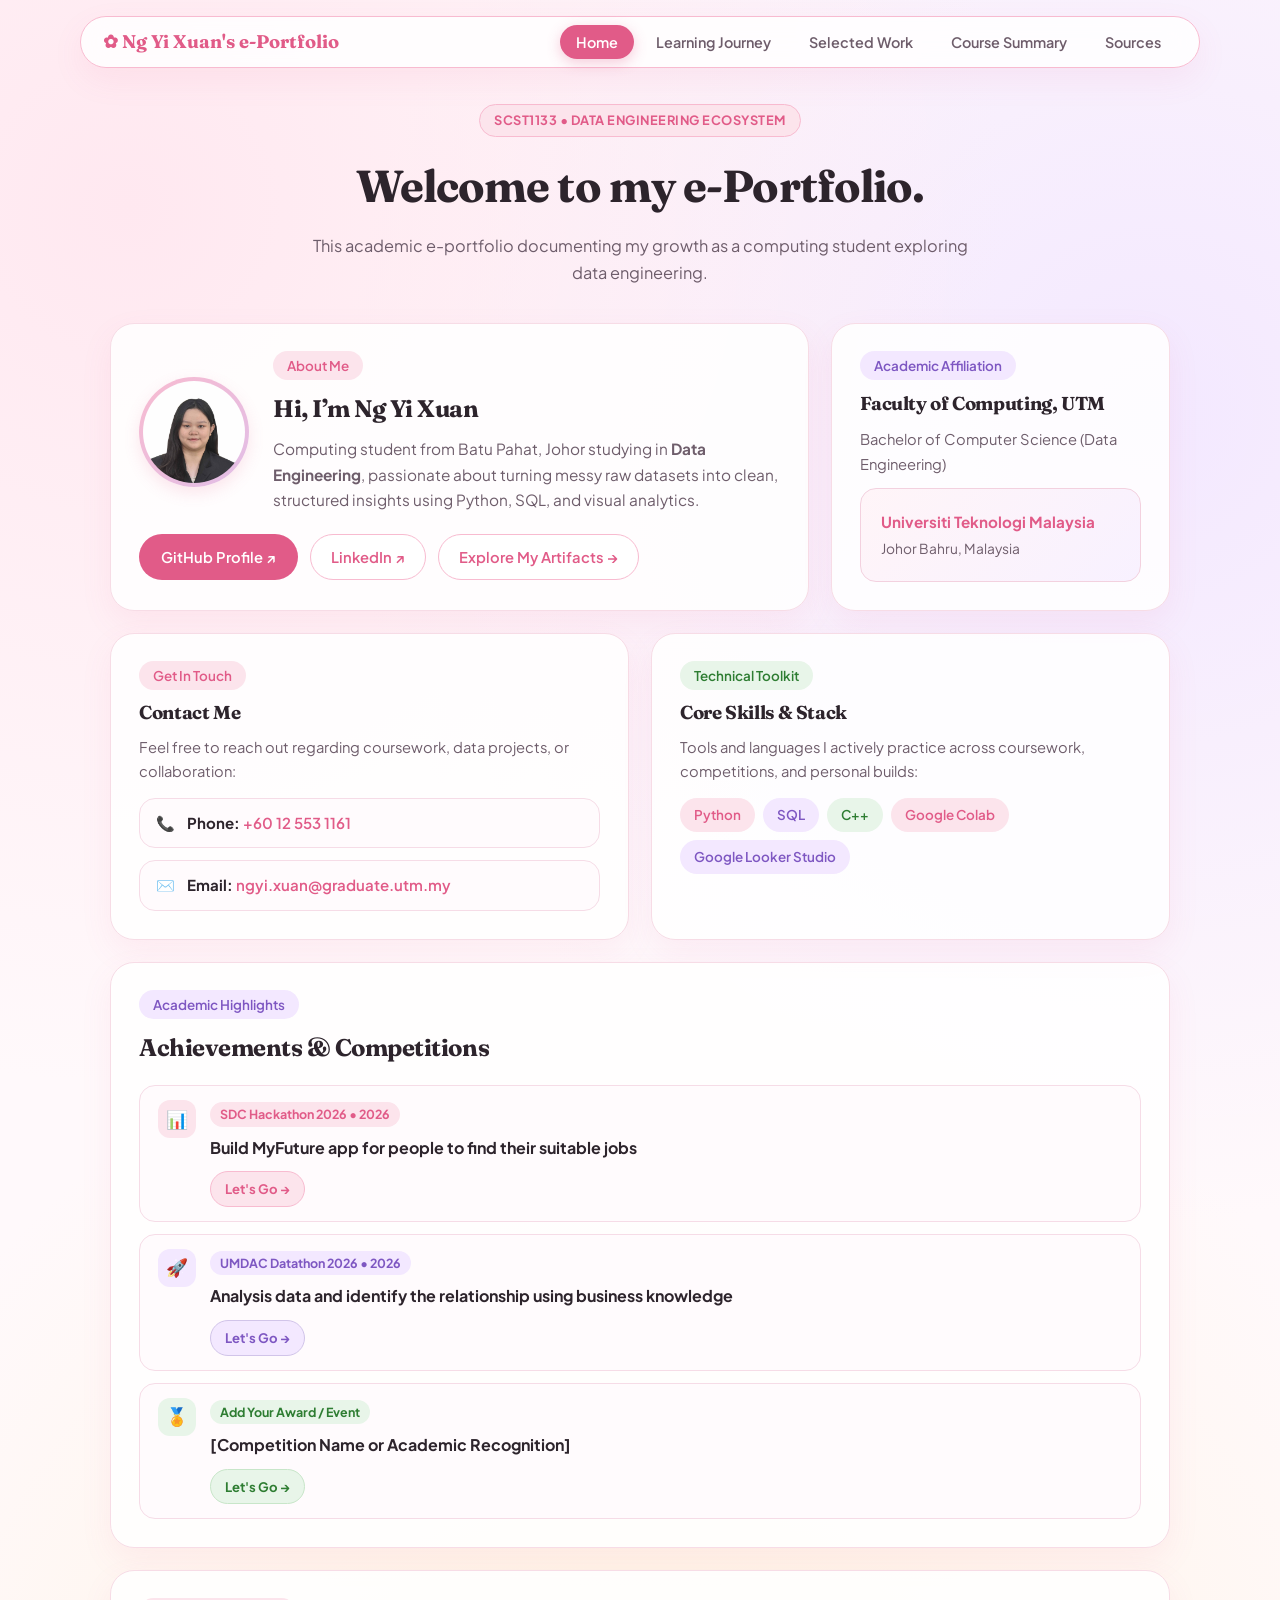
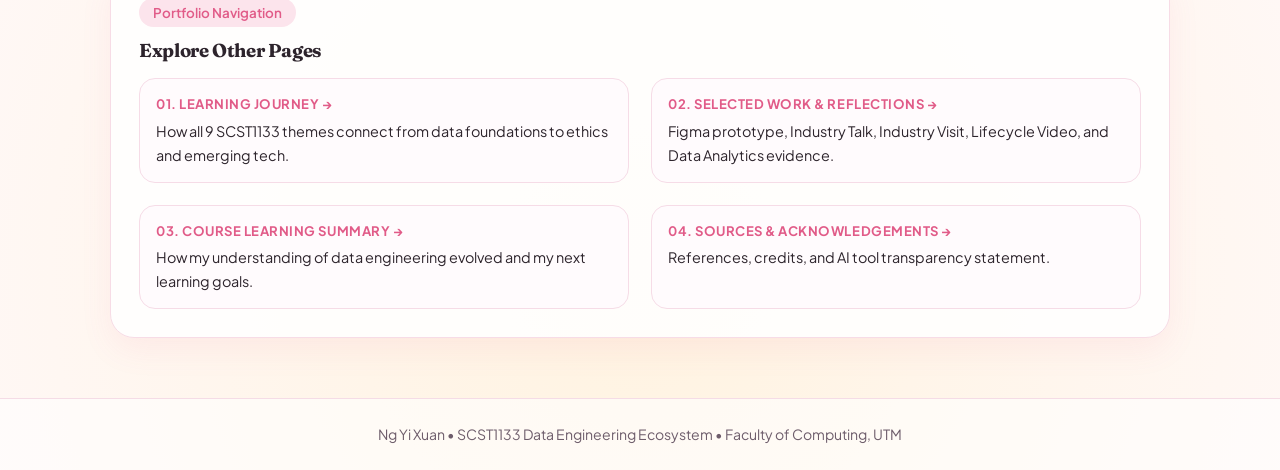
<file: index.html>
<!DOCTYPE html>
<html lang="en">
<head>
  <meta charset="UTF-8" />
  <meta name="viewport" content="width=device-width, initial-scale=1.0" />
  <title>Home | Ng Yi Xuan's e-Portfolio</title>
  <link rel="stylesheet" href="style.css" />
</head>
<body>

  <!-- Top Multi-Page Navigation -->
  <nav class="navbar">
    <a href="index.html" class="brand">✿ Ng Yi Xuan's e-Portfolio</a>
    <ul class="nav-links">
      <li><a href="index.html" class="active">Home</a></li>
      <li><a href="journey.html">Learning Journey</a></li>
      <li><a href="artifacts.html">Selected Work</a></li>
      <li><a href="summary.html">Course Summary</a></li>
      <li><a href="sources.html">Sources</a></li>
    </ul>
  </nav>

  <main class="container">
    <header class="page-header">
      <span class="badge-pill">SCST1133 • Data Engineering Ecosystem</span>
      <h1>Welcome to my e-Portfolio.</h1>
      <p>This academic e-portfolio documenting my growth as a computing student exploring data engineering.</p>
    </header>

    <section class="bento-grid">
      <!-- Intro & Profile Photo Card -->
      <div class="card span-8">
        <div class="intro-flex">
          <div class="profile-photo-wrap">
            <img src="images/rsz_dsc_2686mm.jpg" alt="Profile photo of Ng Yi Xuan" />
          </div>
          <div style="flex: 1; min-width: 240px;">
            <span class="tag rose">About Me</span>
            <h2 style="margin: 10px 0 8px;">Hi, I’m Ng Yi Xuan</h2>
            <p style="color: var(--text-muted); font-size: 0.96rem;">
              Computing student from Batu Pahat, Johor studying in <strong>Data Engineering</strong>, passionate about turning messy raw datasets into clean, structured insights using Python, SQL, and visual analytics.
            </p>
          </div>
        </div>

        <div style="display: flex; gap: 12px; flex-wrap: wrap; margin-top: 22px;">
          <a href="https://github.com/yixuanng26" target="_blank" rel="noopener" class="btn-primary">
            GitHub Profile ↗
          </a>
          <a href="https://www.linkedin.com/in/ng-yi-xuan-930548442/" target="_blank" rel="noopener" class="btn-outline">
            LinkedIn ↗
          </a>
          <a href="artifacts.html" class="btn-outline">
            Explore My Artifacts →
          </a>
        </div>
      </div>

      <!-- Text-Only Faculty of Computing, UTM Column (No UTM Photo) -->
      <div class="card span-4" style="display: flex; flex-direction: column; justify-content: space-between;">
        <div>
          <span class="tag">Academic Affiliation</span>
          <h3 style="margin: 10px 0 8px;">Faculty of Computing, UTM</h3>
          <p style="color: var(--text-muted); font-size: 0.92rem;">
            Bachelor of Computer Science (Data Engineering)
          </p>
        </div>
        <div class="affiliation-box">
          <p style="font-weight: 700; color: var(--rose-primary); font-size: 0.95rem;">
            Universiti Teknologi Malaysia
          </p>
          <p style="font-size: 0.86rem; color: var(--text-muted); margin-top: 4px;">
            Johor Bahru, Malaysia
          </p>
        </div>
      </div>

      <!-- Contact Me Column -->
      <div class="card span-6">
        <span class="tag rose">Get In Touch</span>
        <h3 style="margin: 10px 0 6px;">Contact Me</h3>
        <p style="color: var(--text-muted); font-size: 0.92rem;">
          Feel free to reach out regarding coursework, data projects, or collaboration:
        </p>
        <ul class="contact-list">
          <li class="contact-item">
            <span>📞</span>
            <div>
              <strong>Phone:</strong>
              <a href="tel:+60125531161">+60 12 553 1161</a>
            </div>
          </li>
          <li class="contact-item">
            <span>✉️</span>
            <div>
              <strong>Email:</strong>
              <a href="mailto:ngyi.xuan@graduate.utm.my">ngyi.xuan@graduate.utm.my</a>
            </div>
          </li>
        </ul>
      </div>

      <!-- Technical Skills & Interests -->
      <div class="card span-6">
        <span class="tag sage">Technical Toolkit</span>
        <h3 style="margin: 10px 0 6px;">Core Skills &amp; Stack</h3>
        <p style="color: var(--text-muted); font-size: 0.92rem;">
          Tools and languages I actively practice across coursework, competitions, and personal builds:
        </p>
        <div class="skill-tags">
          <span class="tag rose">Python</span>
          <span class="tag">SQL</span>
          <span class="tag sage">C++</span>
          <span class="tag rose">Google Colab</span>
          <span class="tag">Google Looker Studio</span>
        </div>
      </div>

      <!-- Achievements & Competitions Column -->
      <div class="card span-12">
        <div style="display: flex; justify-content: space-between; align-items: center; flex-wrap: wrap; gap: 8px;">
          <div>
            <span class="tag">Academic Highlights</span>
            <h2 style="margin: 10px 0 4px;">Achievements &amp; Competitions</h2>
          </div>
        </div>

        <ul class="achievement-list">
          <!-- Item 1: SDC Hackathon -->
          <li class="achievement-item">
            <div class="achievement-icon">📊</div>
            <div style="flex: 1;">
              <span class="achievement-meta">SDC Hackathon 2026 • 2026</span>
              <h4 style="font-size: 1rem; margin: 4px 0 2px;">Build MyFuture app for people to find their suitable jobs</h4>
              <div class="achievement-action-row">
                <!-- Replace href with your actual SDC Hackathon project/repo link -->
                <a href="https://github.com/yixuanng26/myfuture" target="_blank" rel="noopener" class="btn-lets-go">
                  Let's Go →
                </a>
              </div>
            </div>
          </li>

          <!-- Item 2: UMDAC Datathon -->
          <li class="achievement-item">
            <div class="achievement-icon lavender">🚀</div>
            <div style="flex: 1;">
              <span class="achievement-meta" style="background: var(--lavender-soft); color: var(--lavender-text);">UMDAC Datathon 2026 • 2026</span>
              <h4 style="font-size: 1rem; margin: 4px 0 2px;">Analysis data and identify the relationship using business knowledge</h4>
              <div class="achievement-action-row">
                <!-- Replace href with your actual UMDAC Datathon link -->
                <a href="https://github.com/yixuanng26" target="_blank" rel="noopener" class="btn-lets-go lavender">
                  Let's Go →
                </a>
              </div>
            </div>
          </li>

          <!-- Item 3: Add Your Award / Event -->
          <li class="achievement-item">
            <div class="achievement-icon sage">🏅</div>
            <div style="flex: 1;">
              <span class="achievement-meta" style="background: var(--sage-soft); color: var(--sage-text);">Add Your Award / Event</span>
              <h4 style="font-size: 1rem; margin: 4px 0 2px;">[Competition Name or Academic Recognition]</h4>
              <div class="achievement-action-row">
                <!-- Replace href with your certificate or event link -->
                <a href="#" target="_blank" rel="noopener" class="btn-lets-go sage">
                  Let's Go →
                </a>
              </div>
            </div>
          </li>
        </ul>
      </div>

      <!-- Portfolio Map -->
      <div class="card span-12">
        <span class="tag rose">Portfolio Navigation</span>
        <h3 style="margin: 10px 0;">Explore Other Pages</h3>
        <div class="bento-grid" style="margin-top: 12px;">
          <div class="ref-box span-6">
            <h4><a href="journey.html" style="color: var(--rose-primary); text-decoration: none;">01. Learning Journey →</a></h4>
            <p>How all 9 SCST1133 themes connect from data foundations to ethics and emerging tech.</p>
          </div>
          <div class="ref-box span-6">
            <h4><a href="artifacts.html" style="color: var(--rose-primary); text-decoration: none;">02. Selected Work &amp; Reflections →</a></h4>
            <p>Figma prototype, Industry Talk, Industry Visit, Lifecycle Video, and Data Analytics evidence.</p>
          </div>
          <div class="ref-box span-6">
            <h4><a href="summary.html" style="color: var(--rose-primary); text-decoration: none;">03. Course Learning Summary →</a></h4>
            <p>How my understanding of data engineering evolved and my next learning goals.</p>
          </div>
          <div class="ref-box span-6">
            <h4><a href="sources.html" style="color: var(--rose-primary); text-decoration: none;">04. Sources &amp; Acknowledgements →</a></h4>
            <p>References, credits, and AI tool transparency statement.</p>
          </div>
        </div>
      </div>
    </section>
  </main>

  <footer>
    Ng Yi Xuan • SCST1133 Data Engineering Ecosystem • Faculty of Computing, UTM
  </footer>

</body>
</html>
</file>
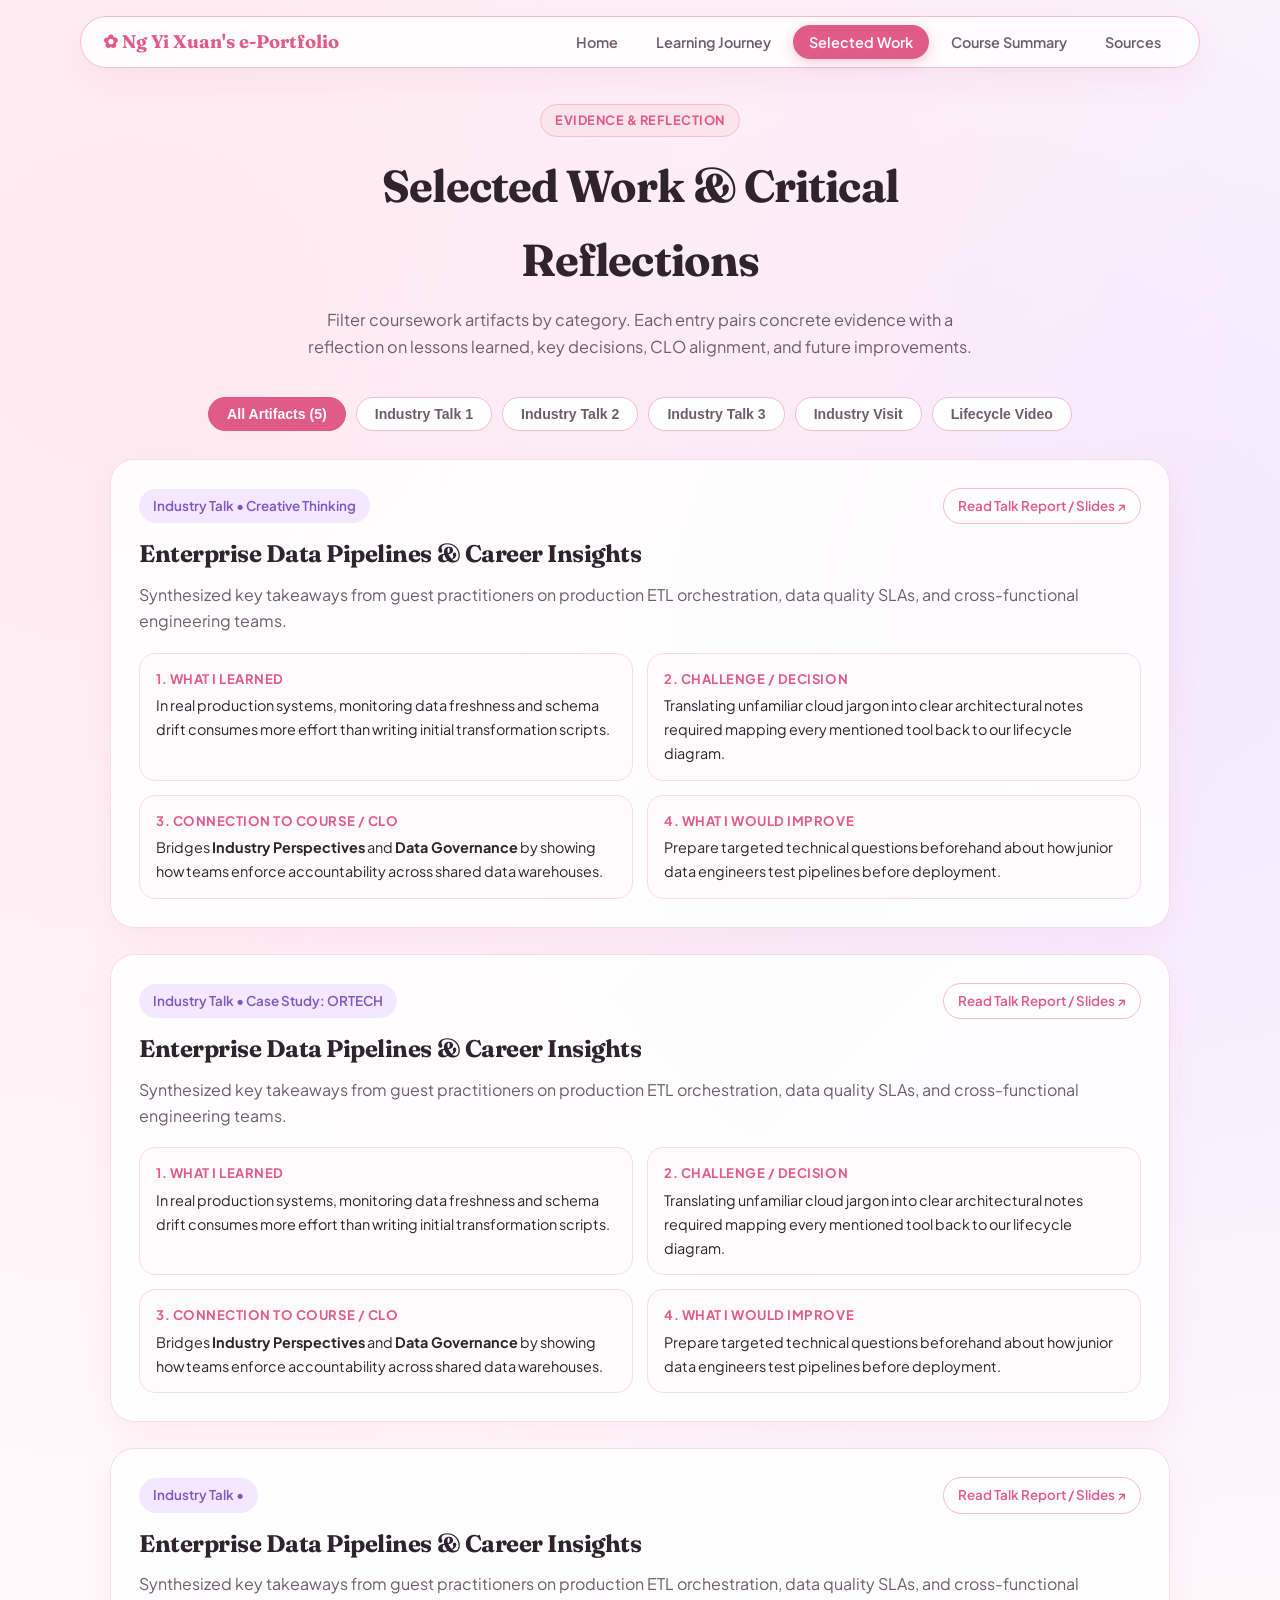
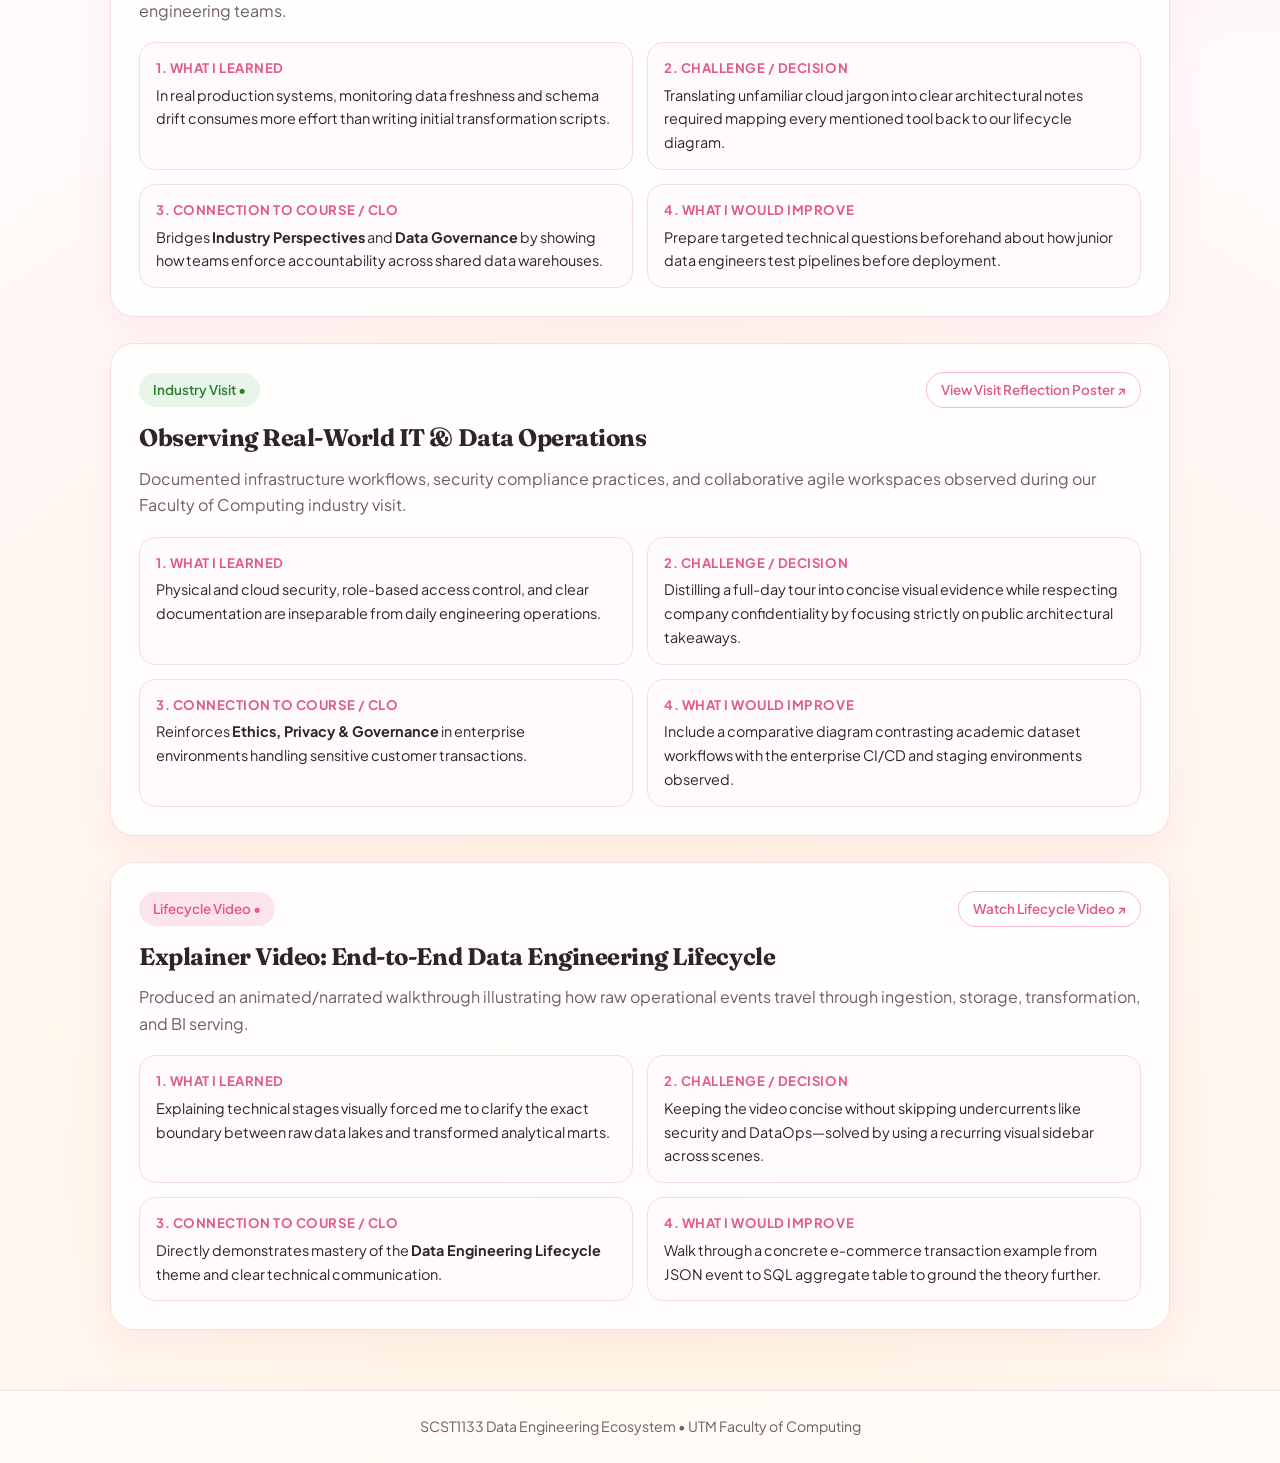
<file: artifacts.html>
<!DOCTYPE html>
<html lang="en">
<head>
  <meta charset="UTF-8" />
  <meta name="viewport" content="width=device-width, initial-scale=1.0" />
  <title>Selected Work &amp; Reflections | Ng Yi Xuan's e-Portfolio</title>
  <link rel="stylesheet" href="style.css" />
</head>
<body>

  <nav class="navbar">
    <a href="index.html" class="brand">✿ Ng Yi Xuan's e-Portfolio</a>
    <ul class="nav-links">
      <li><a href="index.html">Home</a></li>
      <li><a href="journey.html">Learning Journey</a></li>
      <li><a href="artifacts.html" class="active">Selected Work</a></li>
      <li><a href="summary.html">Course Summary</a></li>
      <li><a href="sources.html">Sources</a></li>
    </ul>
  </nav>

  <main class="container">
    <header class="page-header">
      <span class="badge-pill"> Evidence &amp; Reflection</span>
      <h1>Selected Work &amp; Critical Reflections</h1>
      <p>Filter coursework artifacts by category. Each entry pairs concrete evidence with a reflection on lessons learned, key decisions, CLO alignment, and future improvements.</p>
    </header>

    <!-- Category Filter Buttons -->
    <div class="filter-bar">
      <button class="filter-btn active" data-filter="all">All Artifacts (5)</button>
      <button class="filter-btn" data-filter="talk">Industry Talk 1</button>
      <button class="filter-btn" data-filter="talk">Industry Talk 2</button>
      <button class="filter-btn" data-filter="talk">Industry Talk 3</button>
      <button class="filter-btn" data-filter="visit">Industry Visit</button>
      <button class="filter-btn" data-filter="video">Lifecycle Video</button>
    </div>

    <div style="display: flex; flex-direction: column; gap: 26px;">

        <!-- 1. Industry Talk 1-->
        <article class="card artifact-item" data-category="talk">
          <div style="display: flex; justify-content: space-between; align-items: center; flex-wrap: wrap; gap: 10px;">
            <span class="tag">Industry Talk • Creative Thinking</span>
            <a href="#" class="btn-outline" style="padding: 6px 14px; font-size: 0.84rem;">Read Talk Report / Slides ↗</a>
          </div>
          <h2 style="margin: 10px 0 8px;">Enterprise Data Pipelines &amp; Career Insights</h2>
          <p style="color: var(--text-muted);">Synthesized key takeaways from guest practitioners on production ETL orchestration, data quality SLAs, and cross-functional engineering teams.</p>
          <div class="reflection-grid">
            <div class="ref-box">
              <h4>1. What I Learned</h4>
              <p>In real production systems, monitoring data freshness and schema drift consumes more effort than writing initial transformation scripts.</p>
            </div>
            <div class="ref-box">
              <h4>2. Challenge / Decision</h4>
              <p>Translating unfamiliar cloud jargon into clear architectural notes required mapping every mentioned tool back to our lifecycle diagram.</p>
            </div>
            <div class="ref-box">
              <h4>3. Connection to Course / CLO</h4>
              <p>Bridges <strong>Industry Perspectives</strong> and <strong>Data Governance</strong> by showing how teams enforce accountability across shared data warehouses.</p>
            </div>    
          <div class="ref-box">
            <h4>4. What I Would Improve</h4>
            <p>Prepare targeted technical questions beforehand about how junior data engineers test pipelines before deployment.</p>
          </div>
        </div>
      </article>

      <!-- 1. Industry Talk 2-->
        <article class="card artifact-item" data-category="talk">
          <div style="display: flex; justify-content: space-between; align-items: center; flex-wrap: wrap; gap: 10px;">
            <span class="tag">Industry Talk • Case Study: ORTECH</span>
            <a href="#" class="btn-outline" style="padding: 6px 14px; font-size: 0.84rem;">Read Talk Report / Slides ↗</a>
          </div>
          <h2 style="margin: 10px 0 8px;">Enterprise Data Pipelines &amp; Career Insights</h2>
          <p style="color: var(--text-muted);">Synthesized key takeaways from guest practitioners on production ETL orchestration, data quality SLAs, and cross-functional engineering teams.</p>
          <div class="reflection-grid">
            <div class="ref-box">
              <h4>1. What I Learned</h4>
              <p>In real production systems, monitoring data freshness and schema drift consumes more effort than writing initial transformation scripts.</p>
            </div>
            <div class="ref-box">
              <h4>2. Challenge / Decision</h4>
              <p>Translating unfamiliar cloud jargon into clear architectural notes required mapping every mentioned tool back to our lifecycle diagram.</p>
            </div>
            <div class="ref-box">
              <h4>3. Connection to Course / CLO</h4>
              <p>Bridges <strong>Industry Perspectives</strong> and <strong>Data Governance</strong> by showing how teams enforce accountability across shared data warehouses.</p>
            </div>    
          <div class="ref-box">
            <h4>4. What I Would Improve</h4>
            <p>Prepare targeted technical questions beforehand about how junior data engineers test pipelines before deployment.</p>
          </div>
        </div>
      </article>

      <!-- 1. Industry Talk 3-->
        <article class="card artifact-item" data-category="talk">
          <div style="display: flex; justify-content: space-between; align-items: center; flex-wrap: wrap; gap: 10px;">
            <span class="tag">Industry Talk • </span>
            <a href="#" class="btn-outline" style="padding: 6px 14px; font-size: 0.84rem;">Read Talk Report / Slides ↗</a>
          </div>
          <h2 style="margin: 10px 0 8px;">Enterprise Data Pipelines &amp; Career Insights</h2>
          <p style="color: var(--text-muted);">Synthesized key takeaways from guest practitioners on production ETL orchestration, data quality SLAs, and cross-functional engineering teams.</p>
          <div class="reflection-grid">
            <div class="ref-box">
              <h4>1. What I Learned</h4>
              <p>In real production systems, monitoring data freshness and schema drift consumes more effort than writing initial transformation scripts.</p>
            </div>
            <div class="ref-box">
              <h4>2. Challenge / Decision</h4>
              <p>Translating unfamiliar cloud jargon into clear architectural notes required mapping every mentioned tool back to our lifecycle diagram.</p>
            </div>
            <div class="ref-box">
              <h4>3. Connection to Course / CLO</h4>
              <p>Bridges <strong>Industry Perspectives</strong> and <strong>Data Governance</strong> by showing how teams enforce accountability across shared data warehouses.</p>
            </div>    
          <div class="ref-box">
            <h4>4. What I Would Improve</h4>
            <p>Prepare targeted technical questions beforehand about how junior data engineers test pipelines before deployment.</p>
          </div>
        </div>
      </article>

      <!-- 3. Industry Visit -->
      <article class="card artifact-item" data-category="visit">
        <div style="display: flex; justify-content: space-between; align-items: center; flex-wrap: wrap; gap: 10px;">
          <span class="tag sage">Industry Visit •</span>
          <a href="#" class="btn-outline" style="padding: 6px 14px; font-size: 0.84rem;">View Visit Reflection Poster ↗</a>
        </div>
        <h2 style="margin: 10px 0 8px;">Observing Real-World IT &amp; Data Operations</h2>
        <p style="color: var(--text-muted);">Documented infrastructure workflows, security compliance practices, and collaborative agile workspaces observed during our Faculty of Computing industry visit.</p>
        <div class="reflection-grid">
          <div class="ref-box">
            <h4>1. What I Learned</h4>
            <p>Physical and cloud security, role-based access control, and clear documentation are inseparable from daily engineering operations.</p>
          </div>
          <div class="ref-box">
            <h4>2. Challenge / Decision</h4>
            <p>Distilling a full-day tour into concise visual evidence while respecting company confidentiality by focusing strictly on public architectural takeaways.</p>
          </div>
          <div class="ref-box">
            <h4>3. Connection to Course / CLO</h4>
            <p>Reinforces <strong>Ethics, Privacy &amp; Governance</strong> in enterprise environments handling sensitive customer transactions.</p>
          </div>
          <div class="ref-box">
            <h4>4. What I Would Improve</h4>
            <p>Include a comparative diagram contrasting academic dataset workflows with the enterprise CI/CD and staging environments observed.</p>
          </div>
        </div>
      </article>

      <!-- 4. Data Engineering Lifecycle Video -->
      <article class="card artifact-item" data-category="video">
        <div style="display: flex; justify-content: space-between; align-items: center; flex-wrap: wrap; gap: 10px;">
          <span class="tag rose">Lifecycle Video • </span>
          <a href="#" class="btn-outline" style="padding: 6px 14px; font-size: 0.84rem;">Watch Lifecycle Video ↗</a>
        </div>
        <h2 style="margin: 10px 0 8px;">Explainer Video: End-to-End Data Engineering Lifecycle</h2>
        <p style="color: var(--text-muted);">Produced an animated/narrated walkthrough illustrating how raw operational events travel through ingestion, storage, transformation, and BI serving.</p>
        <div class="reflection-grid">
          <div class="ref-box">
            <h4>1. What I Learned</h4>
            <p>Explaining technical stages visually forced me to clarify the exact boundary between raw data lakes and transformed analytical marts.</p>
          </div>
          <div class="ref-box">
            <h4>2. Challenge / Decision</h4>
            <p>Keeping the video concise without skipping undercurrents like security and DataOps—solved by using a recurring visual sidebar across scenes.</p>
          </div>
          <div class="ref-box">
            <h4>3. Connection to Course / CLO</h4>
            <p>Directly demonstrates mastery of the <strong>Data Engineering Lifecycle</strong> theme and clear technical communication.</p>
          </div>
          <div class="ref-box">
            <h4>4. What I Would Improve</h4>
            <p>Walk through a concrete e-commerce transaction example from JSON event to SQL aggregate table to ground the theory further.</p>
          </div>
        </div>
      </article>

    </div>
  </main>

  <footer>
    SCST1133 Data Engineering Ecosystem • UTM Faculty of Computing
  </footer>

  <script src="script.js"></script>
</body>
</html>
</file>
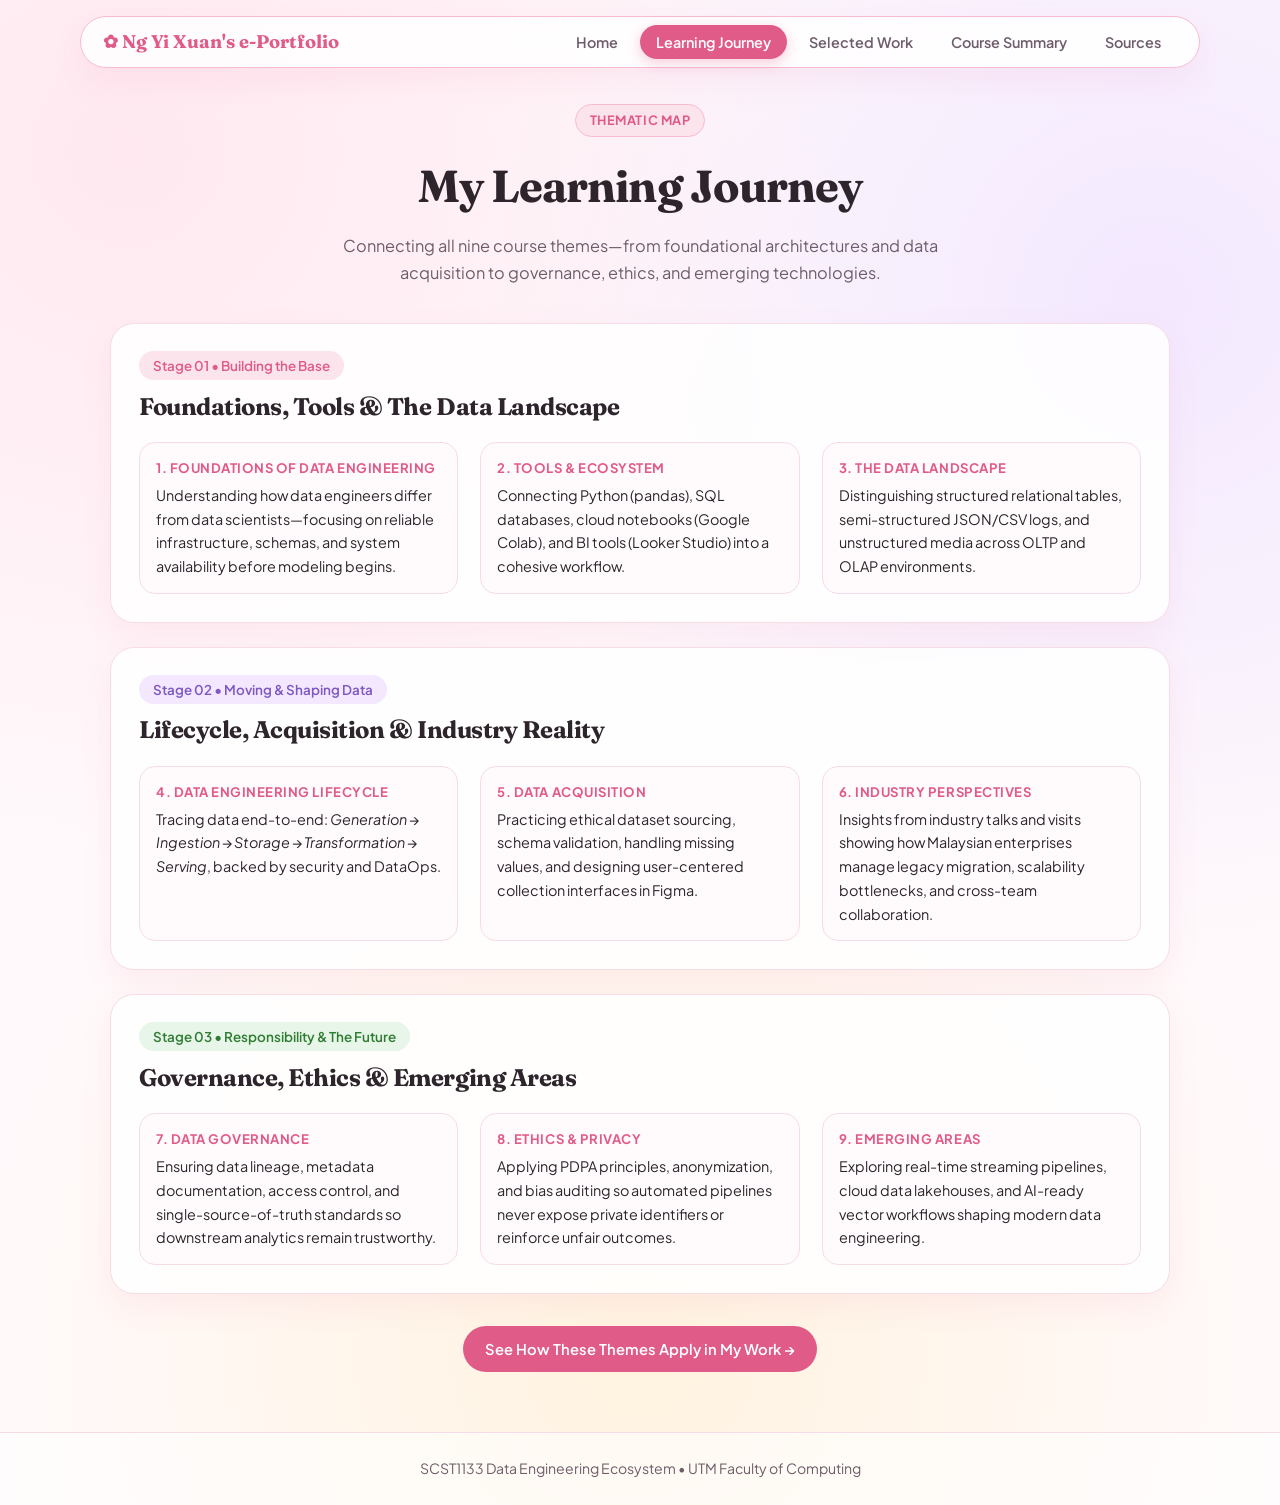
<file: journey.html>
<!DOCTYPE html>
<html lang="en">
<head>
  <meta charset="UTF-8" />
  <meta name="viewport" content="width=device-width, initial-scale=1.0" />
  <title>Learning Journey | Ng Yi Xuan's e-Portfolio</title>
  <link rel="stylesheet" href="style.css" />
</head>
<body>

  <nav class="navbar">
    <a href="index.html" class="brand">✿ Ng Yi Xuan's e-Portfolio</a>
    <ul class="nav-links">
      <li><a href="index.html">Home</a></li>
      <li><a href="journey.html" class="active">Learning Journey</a></li>
      <li><a href="artifacts.html">Selected Work</a></li>
      <li><a href="summary.html">Course Summary</a></li>
      <li><a href="sources.html">Sources</a></li>
    </ul>
  </nav>

  <main class="container">
    <header class="page-header">
      <span class="badge-pill">Thematic Map</span>
      <h1>My Learning Journey</h1>
      <p>Connecting all nine course themes—from foundational architectures and data acquisition to governance, ethics, and emerging technologies.</p>
    </header>

    <!-- Stage 1 -->
    <div class="card" style="margin-bottom: 24px;">
      <span class="tag rose">Stage 01 • Building the Base</span>
      <h2 style="margin: 8px 0 16px;">Foundations, Tools &amp; The Data Landscape</h2>
      <div class="bento-grid">
        <div class="ref-box span-4">
          <h4>1. Foundations of Data Engineering</h4>
          <p>Understanding how data engineers differ from data scientists—focusing on reliable infrastructure, schemas, and system availability before modeling begins.</p>
        </div>
        <div class="ref-box span-4">
          <h4>2. Tools &amp; Ecosystem</h4>
          <p>Connecting Python (pandas), SQL databases, cloud notebooks (Google Colab), and BI tools (Looker Studio) into a cohesive workflow.</p>
        </div>
        <div class="ref-box span-4">
          <h4>3. The Data Landscape</h4>
          <p>Distinguishing structured relational tables, semi-structured JSON/CSV logs, and unstructured media across OLTP and OLAP environments.</p>
        </div>
      </div>
    </div>

    <!-- Stage 2 -->
    <div class="card" style="margin-bottom: 24px;">
      <span class="tag">Stage 02 • Moving &amp; Shaping Data</span>
      <h2 style="margin: 8px 0 16px;">Lifecycle, Acquisition &amp; Industry Reality</h2>
      <div class="bento-grid">
        <div class="ref-box span-4">
          <h4>4. Data Engineering Lifecycle</h4>
          <p>Tracing data end-to-end: <em>Generation → Ingestion → Storage → Transformation → Serving</em>, backed by security and DataOps.</p>
        </div>
        <div class="ref-box span-4">
          <h4>5. Data Acquisition</h4>
          <p>Practicing ethical dataset sourcing, schema validation, handling missing values, and designing user-centered collection interfaces in Figma.</p>
        </div>
        <div class="ref-box span-4">
          <h4>6. Industry Perspectives</h4>
          <p>Insights from industry talks and visits showing how Malaysian enterprises manage legacy migration, scalability bottlenecks, and cross-team collaboration.</p>
        </div>
      </div>
    </div>

    <!-- Stage 3 -->
    <div class="card">
      <span class="tag sage">Stage 03 • Responsibility &amp; The Future</span>
      <h2 style="margin: 8px 0 16px;">Governance, Ethics &amp; Emerging Areas</h2>
      <div class="bento-grid">
        <div class="ref-box span-4">
          <h4>7. Data Governance</h4>
          <p>Ensuring data lineage, metadata documentation, access control, and single-source-of-truth standards so downstream analytics remain trustworthy.</p>
        </div>
        <div class="ref-box span-4">
          <h4>8. Ethics &amp; Privacy</h4>
          <p>Applying PDPA principles, anonymization, and bias auditing so automated pipelines never expose private identifiers or reinforce unfair outcomes.</p>
        </div>
        <div class="ref-box span-4">
          <h4>9. Emerging Areas</h4>
          <p>Exploring real-time streaming pipelines, cloud data lakehouses, and AI-ready vector workflows shaping modern data engineering.</p>
        </div>
      </div>
    </div>

    <div style="text-align: center; margin-top: 32px;">
      <a href="artifacts.html" class="btn-primary">See How These Themes Apply in My Work →</a>
    </div>
  </main>

  <footer>
    SCST1133 Data Engineering Ecosystem • UTM Faculty of Computing
  </footer>

</body>
</html>
</file>
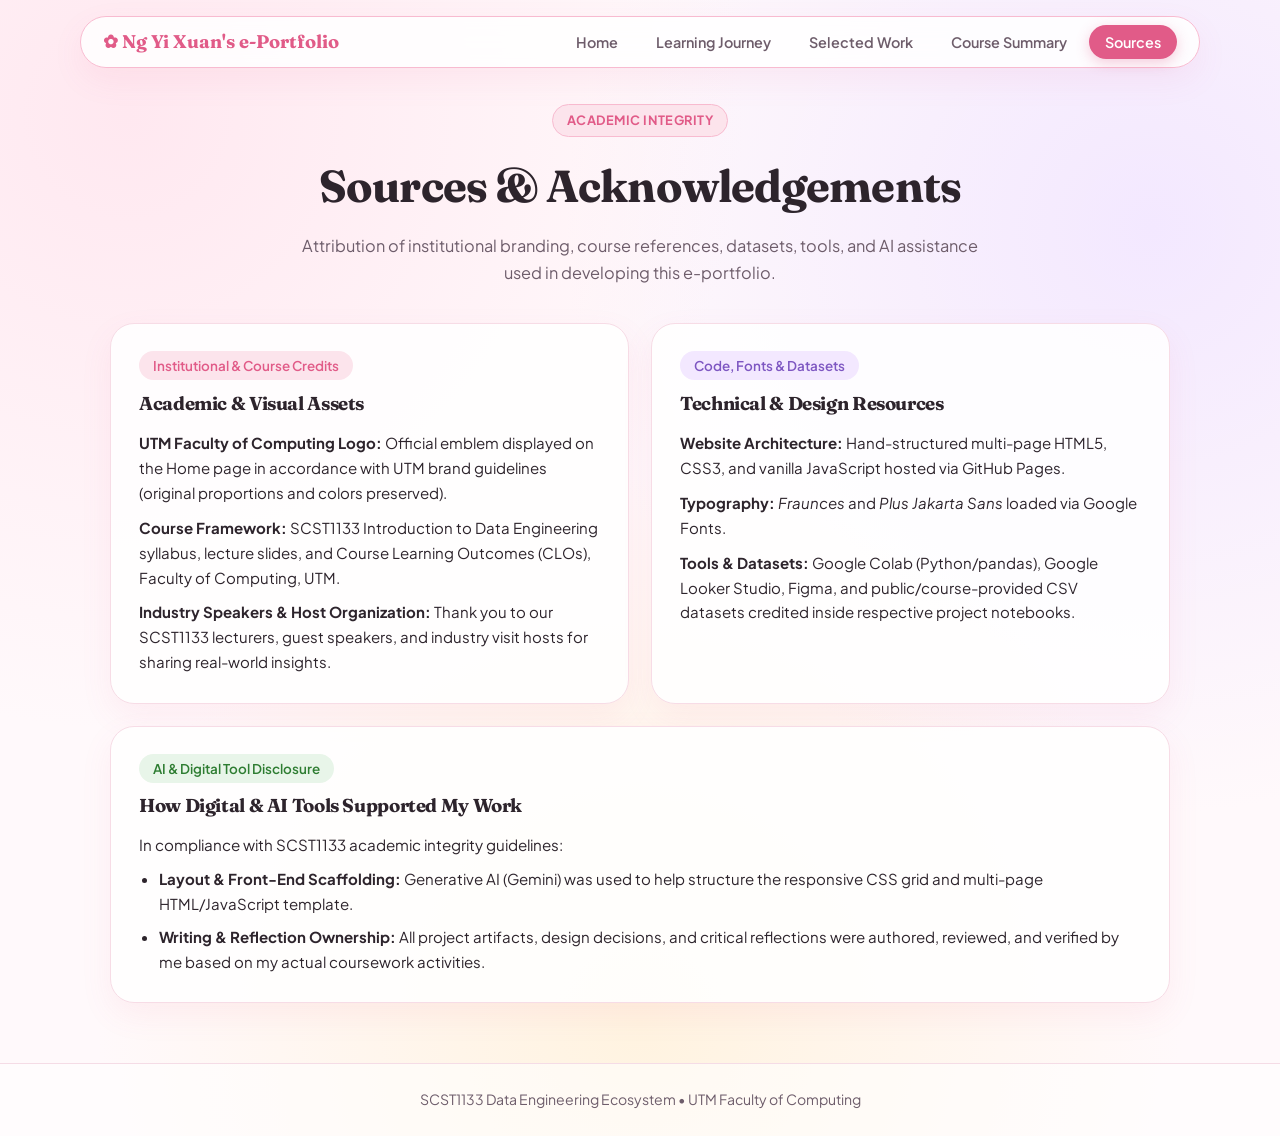
<file: sources.html>
<!DOCTYPE html>
<html lang="en">
<head>
  <meta charset="UTF-8" />
  <meta name="viewport" content="width=device-width, initial-scale=1.0" />
  <title>Sources &amp; Acknowledgements | Ng Yi Xuan's e-Portfolio</title>
  <link rel="stylesheet" href="style.css" />
</head>
<body>

  <nav class="navbar">
    <a href="index.html" class="brand">✿ Ng Yi Xuan's e-Portfolio</a>
    <ul class="nav-links">
      <li><a href="index.html">Home</a></li>
      <li><a href="journey.html">Learning Journey</a></li>
      <li><a href="artifacts.html">Selected Work</a></li>
      <li><a href="summary.html">Course Summary</a></li>
      <li><a href="sources.html" class="active">Sources</a></li>
    </ul>
  </nav>

  <main class="container">
    <header class="page-header">
      <span class="badge-pill">Academic Integrity</span>
      <h1>Sources &amp; Acknowledgements</h1>
      <p>Attribution of institutional branding, course references, datasets, tools, and AI assistance used in developing this e-portfolio.</p>
    </header>

    <section class="bento-grid">
      <div class="card span-6">
        <span class="tag rose">Institutional &amp; Course Credits</span>
        <h3 style="margin: 10px 0 12px;">Academic &amp; Visual Assets</h3>
        <ul style="list-style: none; display: flex; flex-direction: column; gap: 10px; font-size: 0.94rem;">
          <li><strong>UTM Faculty of Computing Logo:</strong> Official emblem displayed on the Home page in accordance with UTM brand guidelines (original proportions and colors preserved).</li>
          <li><strong>Course Framework:</strong> SCST1133 Introduction to Data Engineering syllabus, lecture slides, and Course Learning Outcomes (CLOs), Faculty of Computing, UTM.</li>
          <li><strong>Industry Speakers &amp; Host Organization:</strong> Thank you to our SCST1133 lecturers, guest speakers, and industry visit hosts for sharing real-world insights.</li>
        </ul>
      </div>

      <div class="card span-6">
        <span class="tag">Code, Fonts &amp; Datasets</span>
        <h3 style="margin: 10px 0 12px;">Technical &amp; Design Resources</h3>
        <ul style="list-style: none; display: flex; flex-direction: column; gap: 10px; font-size: 0.94rem;">
          <li><strong>Website Architecture:</strong> Hand-structured multi-page HTML5, CSS3, and vanilla JavaScript hosted via GitHub Pages.</li>
          <li><strong>Typography:</strong> <em>Fraunces</em> and <em>Plus Jakarta Sans</em> loaded via Google Fonts.</li>
          <li><strong>Tools &amp; Datasets:</strong> Google Colab (Python/pandas), Google Looker Studio, Figma, and public/course-provided CSV datasets credited inside respective project notebooks.</li>
        </ul>
      </div>

      <div class="card span-12">
        <span class="tag sage">AI &amp; Digital Tool Disclosure</span>
        <h3 style="margin: 10px 0 10px;">How Digital &amp; AI Tools Supported My Work</h3>
        <p style="font-size: 0.95rem;">
          In compliance with SCST1133 academic integrity guidelines:
        </p>
        <ul style="margin-top: 10px; padding-left: 20px; display: flex; flex-direction: column; gap: 8px; font-size: 0.94rem;">
          <li><strong>Layout &amp; Front-End Scaffolding:</strong> Generative AI (Gemini) was used to help structure the responsive CSS grid and multi-page HTML/JavaScript template.</li>
          <li><strong>Writing &amp; Reflection Ownership:</strong> All project artifacts, design decisions, and critical reflections were authored, reviewed, and verified by me based on my actual coursework activities.</li>
        </ul>
      </div>
    </section>
  </main>

  <footer>
    SCST1133 Data Engineering Ecosystem • UTM Faculty of Computing
  </footer>

</body>
</html>
</file>
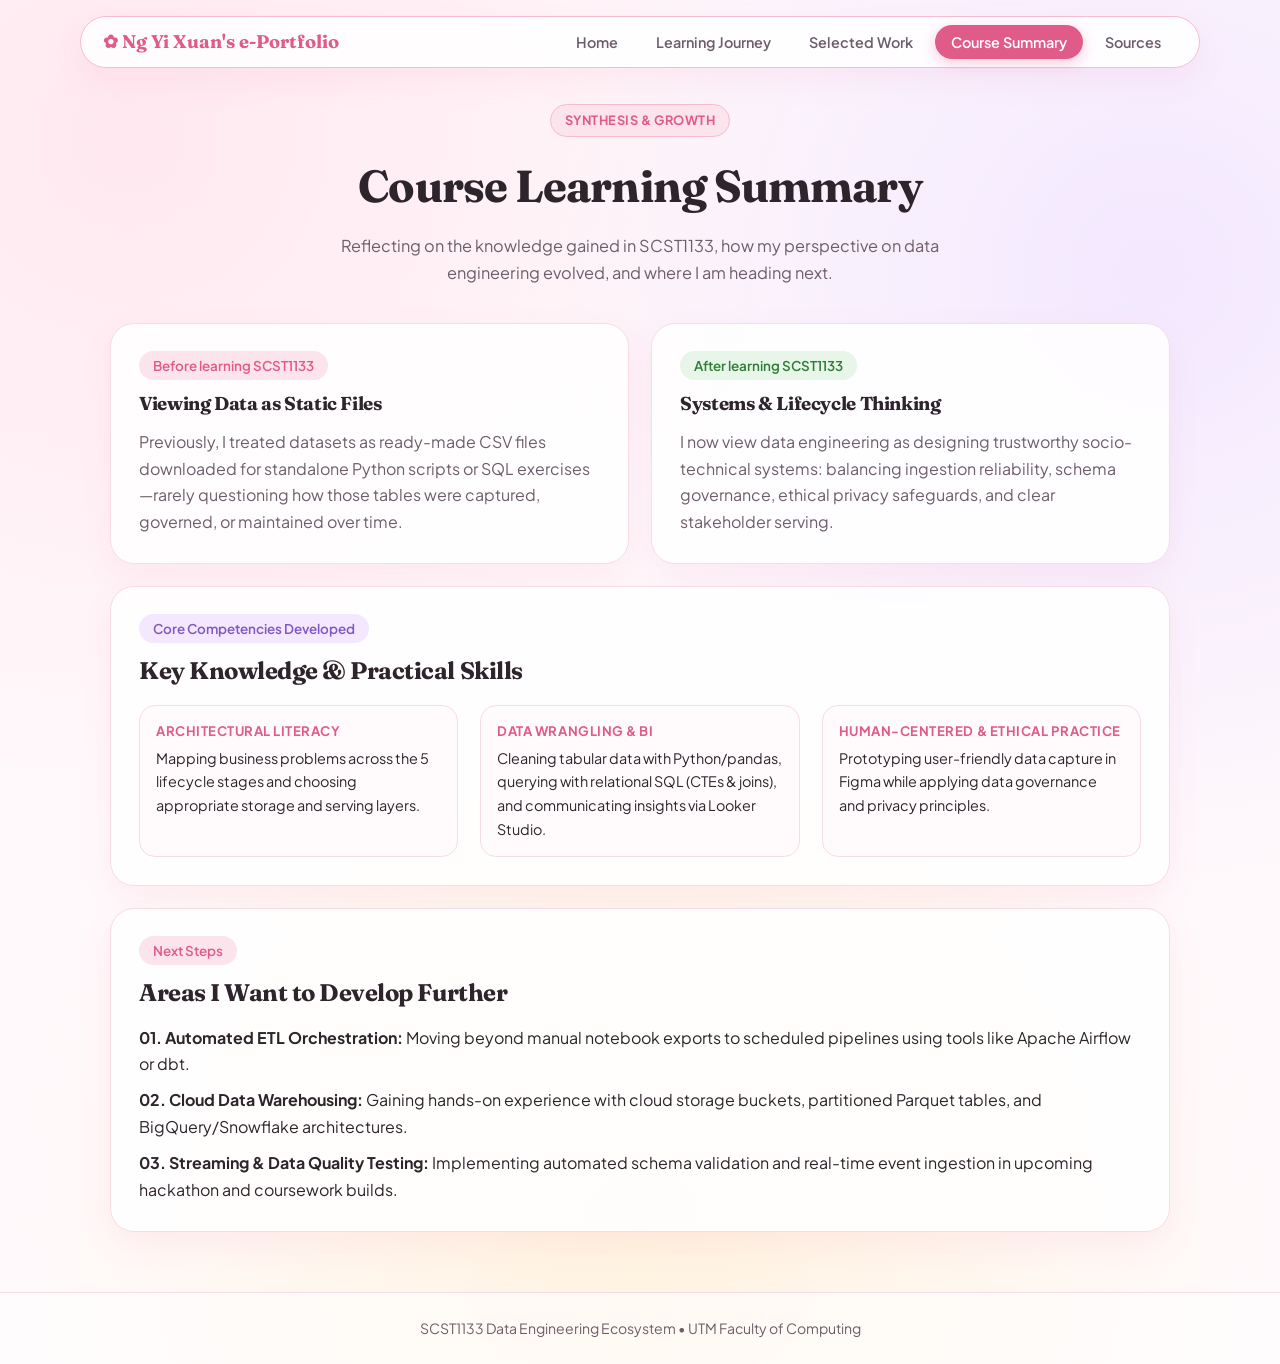
<file: summary.html>
<!DOCTYPE html>
<html lang="en">
<head>
  <meta charset="UTF-8" />
  <meta name="viewport" content="width=device-width, initial-scale=1.0" />
  <title>Course Summary | Ng Yi Xuan's e-Portfolio</title>
  <link rel="stylesheet" href="style.css" />
</head>
<body>

  <nav class="navbar">
    <a href="index.html" class="brand">✿ Ng Yi Xuan's e-Portfolio</a>
    <ul class="nav-links">
      <li><a href="index.html">Home</a></li>
      <li><a href="journey.html">Learning Journey</a></li>
      <li><a href="artifacts.html">Selected Work</a></li>
      <li><a href="summary.html" class="active">Course Summary</a></li>
      <li><a href="sources.html">Sources</a></li>
    </ul>
  </nav>

  <main class="container">
    <header class="page-header">
      <span class="badge-pill">Synthesis &amp; Growth</span>
      <h1>Course Learning Summary</h1>
      <p>Reflecting on the knowledge gained in SCST1133, how my perspective on data engineering evolved, and where I am heading next.</p>
    </header>

    <section class="bento-grid">
      <!-- Mindset Shift -->
      <div class="card span-6">
        <span class="tag rose">Before learning SCST1133</span>
        <h3 style="margin: 10px 0;">Viewing Data as Static Files</h3>
        <p style="color: var(--text-muted);">
          Previously, I treated datasets as ready-made CSV files downloaded for standalone Python scripts or SQL exercises—rarely questioning how those tables were captured, governed, or maintained over time.
        </p>
      </div>

      <div class="card span-6">
        <span class="tag sage">After learning SCST1133</span>
        <h3 style="margin: 10px 0;">Systems &amp; Lifecycle Thinking</h3>
        <p style="color: var(--text-muted);">
          I now view data engineering as designing trustworthy socio-technical systems: balancing ingestion reliability, schema governance, ethical privacy safeguards, and clear stakeholder serving.
        </p>
      </div>

      <!-- Knowledge & Skills Gained -->
      <div class="card span-12">
        <span class="tag">Core Competencies Developed</span>
        <h2 style="margin: 10px 0 14px;">Key Knowledge &amp; Practical Skills</h2>
        <div class="bento-grid">
          <div class="ref-box span-4">
            <h4>Architectural Literacy</h4>
            <p>Mapping business problems across the 5 lifecycle stages and choosing appropriate storage and serving layers.</p>
          </div>
          <div class="ref-box span-4">
            <h4>Data Wrangling &amp; BI</h4>
            <p>Cleaning tabular data with Python/pandas, querying with relational SQL (CTEs &amp; joins), and communicating insights via Looker Studio.</p>
          </div>
          <div class="ref-box span-4">
            <h4>Human-Centered &amp; Ethical Practice</h4>
            <p>Prototyping user-friendly data capture in Figma while applying data governance and privacy principles.</p>
          </div>
        </div>
      </div>

      <!-- Future Roadmap -->
      <div class="card span-12">
        <span class="tag rose">Next Steps</span>
        <h2 style="margin: 10px 0 12px;">Areas I Want to Develop Further</h2>
        <ul style="list-style: none; display: flex; flex-direction: column; gap: 10px;">
          <li><strong>01. Automated ETL Orchestration:</strong> Moving beyond manual notebook exports to scheduled pipelines using tools like Apache Airflow or dbt.</li>
          <li><strong>02. Cloud Data Warehousing:</strong> Gaining hands-on experience with cloud storage buckets, partitioned Parquet tables, and BigQuery/Snowflake architectures.</li>
          <li><strong>03. Streaming &amp; Data Quality Testing:</strong> Implementing automated schema validation and real-time event ingestion in upcoming hackathon and coursework builds.</li>
        </ul>
      </div>
    </section>
  </main>

  <footer>
    SCST1133 Data Engineering Ecosystem • UTM Faculty of Computing
  </footer>

</body>
</html>
</file>
<file: style.css>
@import url('https://fonts.googleapis.com/css2?family=Fraunces:ital,opsz,wght@0,9..144,600;0,9..144,700;1,9..144,500&family=Plus+Jakarta+Sans:wght@400;500;600;700&display=swap');

:root {
  --bg-cream: #FFF9FB;
  --bg-blush: #FFF0F5;
  --card-white: rgba(255, 255, 255, 0.88);
  --rose-primary: #E15B88;
  --rose-soft: #FCE4EC;
  --rose-border: #F8BBD0;
  --lavender-soft: #F3E8FF;
  --lavender-text: #7E57C2;
  --sage-soft: #E8F5E9;
  --sage-text: #2E7D32;
  --peach-soft: #FFF3E0;
  --text-dark: #2D242C;
  --text-muted: #6E5D6B;
  --shadow-soft: 0 12px 32px rgba(225, 91, 136, 0.08);
  --radius-lg: 24px;
  --radius-md: 16px;
}

* {
  box-sizing: border-box;
  margin: 0;
  padding: 0;
}

body {
  font-family: 'Plus Jakarta Sans', sans-serif;
  background: radial-gradient(circle at 10% 10%, #FFE8F0 0%, transparent 40%),
              radial-gradient(circle at 90% 20%, #F3E8FF 0%, transparent 40%),
              radial-gradient(circle at 50% 90%, #FFF3E0 0%, transparent 45%),
              var(--bg-cream);
  color: var(--text-dark);
  line-height: 1.65;
  min-height: 100vh;
  display: flex;
  flex-direction: column;
}

h1, h2, h3, .serif {
  font-family: 'Fraunces', serif;
  letter-spacing: -0.02em;
}

/* --- Top Navigation Bar --- */
.navbar {
  position: sticky;
  top: 16px;
  z-index: 100;
  max-width: 1120px;
  width: calc(100% - 32px);
  margin: 16px auto 0;
  background: rgba(255, 255, 255, 0.85);
  backdrop-filter: blur(14px);
  border: 1.5px solid var(--rose-border);
  border-radius: 999px;
  padding: 10px 22px;
  display: flex;
  align-items: center;
  justify-content: space-between;
  box-shadow: var(--shadow-soft);
}

.brand {
  font-family: 'Fraunces', serif;
  font-weight: 700;
  font-size: 1.15rem;
  color: var(--rose-primary);
  text-decoration: none;
  display: flex;
  align-items: center;
  gap: 8px;
}

.nav-links {
  display: flex;
  gap: 6px;
  list-style: none;
  flex-wrap: wrap;
}

.nav-links a {
  text-decoration: none;
  color: var(--text-muted);
  font-weight: 600;
  font-size: 0.9rem;
  padding: 8px 16px;
  border-radius: 999px;
  transition: all 0.25s ease;
}

.nav-links a:hover {
  background: var(--rose-soft);
  color: var(--rose-primary);
}

.nav-links a.active {
  background: var(--rose-primary);
  color: #FFFFFF;
  box-shadow: 0 4px 14px rgba(225, 91, 136, 0.3);
}

/* --- Main Container --- */
.container {
  max-width: 1100px;
  width: 100%;
  margin: 36px auto 60px;
  padding: 0 20px;
  flex: 1;
}

.page-header {
  text-align: center;
  max-width: 680px;
  margin: 0 auto 36px;
}

.badge-pill {
  display: inline-block;
  background: var(--rose-soft);
  color: var(--rose-primary);
  border: 1px solid var(--rose-border);
  padding: 5px 14px;
  border-radius: 999px;
  font-size: 0.8rem;
  font-weight: 700;
  letter-spacing: 0.04em;
  text-transform: uppercase;
  margin-bottom: 12px;
}

.page-header h1 {
  font-size: clamp(2rem, 4vw, 2.8rem);
  color: var(--text-dark);
  margin-bottom: 10px;
}

.page-header p {
  color: var(--text-muted);
  font-size: 1.02rem;
}

/* --- Cards & Bento Grid --- */
.bento-grid {
  display: grid;
  grid-template-columns: repeat(12, 1fr);
  gap: 22px;
}

.card {
  background: var(--card-white);
  border: 1.5px solid #F7DCE6;
  border-radius: var(--radius-lg);
  padding: 28px;
  box-shadow: var(--shadow-soft);
  transition: transform 0.25s ease, box-shadow 0.25s ease;
}

.card:hover {
  transform: translateY(-3px);
  box-shadow: 0 16px 36px rgba(225, 91, 136, 0.13);
}

.span-8 { grid-column: span 8; }
.span-6 { grid-column: span 6; }
.span-4 { grid-column: span 4; }
.span-12 { grid-column: span 12; }

/* --- Official UTM Logo Box (Preserves Proportions & Colors) --- */
.utm-logo-box {
  background: #FFFFFF;
  border: 1.5px solid #EFE4EA;
  border-radius: var(--radius-md);
  padding: 16px;
  display: flex;
  flex-direction: column;
  align-items: center;
  justify-content: center;
  text-align: center;
}

.utm-logo-box img {
  max-width: 220px;
  width: 100%;
  height: auto; /* Locks aspect ratio */
  object-fit: contain;
  filter: none; /* Preserves official colors */
}

/* --- Buttons & Tags --- */
.btn-primary {
  display: inline-flex;
  align-items: center;
  gap: 8px;
  background: var(--rose-primary);
  color: #fff;
  text-decoration: none;
  padding: 11px 22px;
  border-radius: 999px;
  font-weight: 600;
  font-size: 0.92rem;
  border: none;
  cursor: pointer;
  transition: 0.2s ease;
}

.btn-primary:hover {
  background: #C94672;
  transform: translateY(-1px);
}

.btn-outline {
  display: inline-flex;
  align-items: center;
  gap: 8px;
  background: #FFFFFF;
  color: var(--rose-primary);
  border: 1.5px solid var(--rose-border);
  text-decoration: none;
  padding: 10px 20px;
  border-radius: 999px;
  font-weight: 600;
  font-size: 0.92rem;
  cursor: pointer;
  transition: 0.2s ease;
}

.btn-outline:hover {
  background: var(--rose-soft);
}

.skill-tags {
  display: flex;
  flex-wrap: wrap;
  gap: 8px;
  margin-top: 14px;
}

.tag {
  background: var(--lavender-soft);
  color: var(--lavender-text);
  padding: 6px 14px;
  border-radius: 999px;
  font-size: 0.84rem;
  font-weight: 600;
}

.tag.rose { background: var(--rose-soft); color: var(--rose-primary); }
.tag.sage { background: var(--sage-soft); color: var(--sage-text); }

/* --- Filter Tabs (Artifacts Page) --- */
.filter-bar {
  display: flex;
  flex-wrap: wrap;
  justify-content: center;
  gap: 10px;
  margin-bottom: 28px;
}

.filter-btn {
  background: #FFFFFF;
  border: 1.5px solid var(--rose-border);
  color: var(--text-muted);
  padding: 8px 18px;
  border-radius: 999px;
  font-weight: 600;
  font-size: 0.88rem;
  cursor: pointer;
  transition: 0.2s ease;
}

.filter-btn.active, .filter-btn:hover {
  background: var(--rose-primary);
  color: #FFFFFF;
  border-color: var(--rose-primary);
}

/* --- 4-Part Reflection Grid --- */
.reflection-grid {
  display: grid;
  grid-template-columns: repeat(2, 1fr);
  gap: 14px;
  margin-top: 18px;
}

.ref-box {
  background: #FFFBFD;
  border: 1px solid #F6DCE7;
  border-radius: var(--radius-md);
  padding: 14px 16px;
}

.ref-box h4 {
  font-size: 0.82rem;
  text-transform: uppercase;
  letter-spacing: 0.04em;
  color: var(--rose-primary);
  margin-bottom: 5px;
}

.ref-box p {
  font-size: 0.9rem;
  color: var(--text-dark);
}

/* --- Footer --- */
footer {
  text-align: center;
  padding: 24px;
  color: var(--text-muted);
  font-size: 0.88rem;
  border-top: 1px solid #F5DCE6;
  background: rgba(255, 255, 255, 0.6);
}

@media (max-width: 820px) {
  .span-8, .span-6, .span-4 { grid-column: span 12; }
  .reflection-grid { grid-template-columns: 1fr; }
  .navbar { border-radius: 24px; flex-direction: column; gap: 10px; }
}

/* --- Profile Photo & Intro Layout --- */
.intro-flex {
  display: flex;
  align-items: center;
  gap: 24px;
  flex-wrap: wrap;
}

.profile-photo-wrap {
  width: 110px;
  min-width: 110px;
  height: 110px;
  border-radius: 50%;
  padding: 4px;
  background: linear-gradient(135deg, #F8BBD0, #E1BEE7);
  box-shadow: 0 6px 16px rgba(225, 91, 136, 0.15);
  overflow: hidden; /* This is the secret! Cuts off any overflow */
  flex-shrink: 0;
}

.profile-photo-wrap img {
  width: 100%;
  height: 100%;
  object-fit: cover;
  object-position: center 15%; 
  border-radius: 50%;
  display: block;
}

/* --- Text-Only Affiliation Box --- */
.affiliation-box {
  background: linear-gradient(135deg, #FFF5F8, #F8F1FF);
  border: 1.5px solid #F3D1DF;
  border-radius: var(--radius-md);
  padding: 20px;
  margin-top: 12px;
}

/* --- Contact List --- */
.contact-list {
  list-style: none;
  display: flex;
  flex-direction: column;
  gap: 12px;
  margin-top: 14px;
}

.contact-item {
  display: flex;
  align-items: center;
  gap: 12px;
  background: #FFFBFD;
  border: 1px solid #F6DCE7;
  padding: 12px 16px;
  border-radius: var(--radius-md);
  font-size: 0.94rem;
}

.contact-item a {
  color: var(--rose-primary);
  font-weight: 600;
  text-decoration: none;
}

.contact-item a:hover {
  text-decoration: underline;
}

/* --- Achievements & Competitions List --- */
.achievement-list {
  list-style: none;
  display: flex;
  flex-direction: column;
  gap: 12px;
  margin-top: 14px;
}

.achievement-item {
  display: flex;
  align-items: flex-start;
  gap: 14px;
  background: #FFFBFD;
  border: 1.5px solid #F6DCE7;
  padding: 14px 18px;
  border-radius: var(--radius-md);
  transition: transform 0.2s ease, border-color 0.2s ease;
}

.achievement-item:hover {
  transform: translateX(4px);
  border-color: var(--rose-border);
}

.achievement-icon {
  width: 38px;
  height: 38px;
  border-radius: 12px;
  background: var(--rose-soft);
  color: var(--rose-primary);
  display: flex;
  align-items: center;
  justify-content: center;
  font-size: 1.1rem;
  flex-shrink: 0;
}

.achievement-icon.lavender {
  background: var(--lavender-soft);
  color: var(--lavender-text);
}

.achievement-icon.sage {
  background: var(--sage-soft);
  color: var(--sage-text);
}

.achievement-meta {
  display: inline-block;
  font-size: 0.78rem;
  font-weight: 700;
  color: var(--rose-primary);
  background: var(--rose-soft);
  padding: 2px 10px;
  border-radius: 999px;
  margin-bottom: 4px;
}

/* --- Achievement Action Button ---  */
.achievement-action-row {
  display: flex;
  justify-content: space-between;
  align-items: center;
  flex-wrap: wrap;
  gap: 12px;
  margin-top: 10px;
}

.btn-lets-go {
  display: inline-flex;
  align-items: center;
  gap: 6px;
  background: var(--rose-soft);
  color: var(--rose-primary);
  border: 1px solid var(--rose-border);
  padding: 6px 14px;
  border-radius: 999px;
  font-size: 0.82rem;
  font-weight: 700;
  text-decoration: none;
  transition: all 0.2s ease;
}

.btn-lets-go:hover {
  background: var(--rose-primary);
  color: #FFFFFF;
  transform: translateY(-1px);
}

.btn-lets-go.lavender {
  background: var(--lavender-soft);
  color: var(--lavender-text);
  border-color: #D1C4E9;
}

.btn-lets-go.lavender:hover {
  background: var(--lavender-text);
  color: #FFFFFF;
}

.btn-lets-go.sage {
  background: var(--sage-soft);
  color: var(--sage-text);
  border-color: #C8E6C9;
}

.btn-lets-go.sage:hover {
  background: var(--sage-text);
  color: #FFFFFF;
}
</file>
